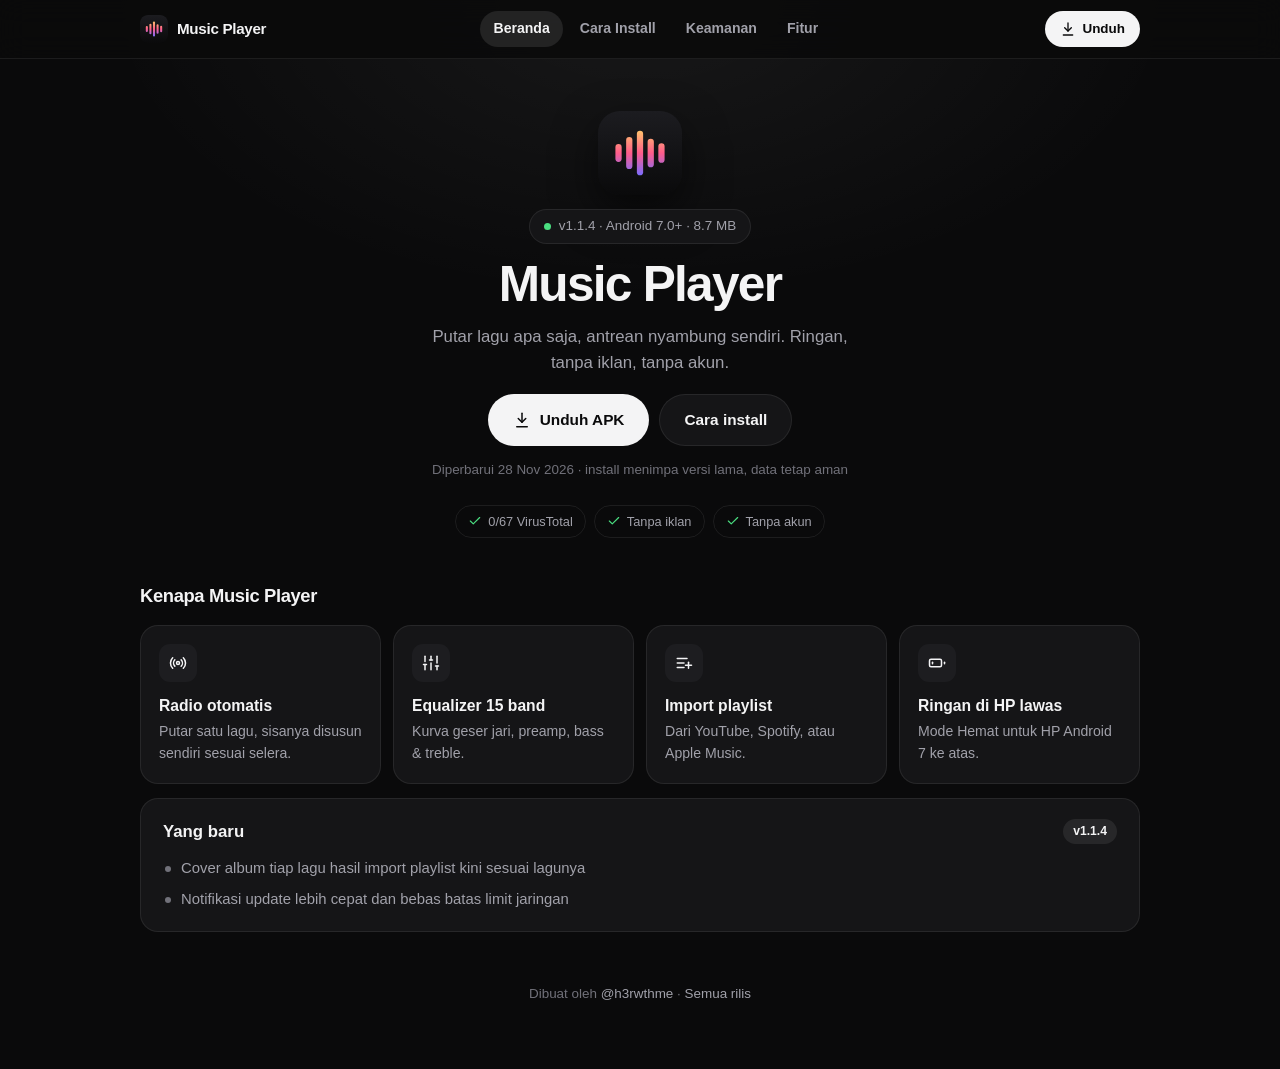
<file: docs/index.html>
<!DOCTYPE html>
<html lang="id">
<head>
  <meta charset="UTF-8" />
  <meta name="viewport" content="width=device-width, initial-scale=1.0" />
  <meta name="color-scheme" content="dark" />
  <meta name="theme-color" content="#0a0a0b" />
  <meta name="description" content="Pemutar musik Android ringan: radio otomatis, crossfade, equalizer 15 band, dan import playlist." />
  <title>Music Player Unduh APK Android</title>
  <link rel="icon" type="image/svg+xml" href="img/icon.svg" />
  <link rel="stylesheet" href="style.css?v=5" />
  <script>document.documentElement.classList.add("js");</script>
  <script type="speculationrules">{"prerender":[{"source":"list","urls":["cara-install.html","keamanan.html","fitur.html"],"eagerness":"moderate"}]}</script>
</head>
<body>
  <header class="topnav" id="topnav">
    <nav class="topnav__inner" aria-label="Navigasi utama">
      <a class="topnav__brand" href="index.html">
        <img src="img/icon.svg" width="28" height="28" alt="" />
        <span>Music Player</span>
      </a>
      <div class="topnav__links" id="nav-menu">
        <a href="index.html" aria-current="page">Beranda</a>
        <a href="cara-install.html">Cara Install</a>
        <a href="keamanan.html">Keamanan</a>
        <a href="fitur.html">Fitur</a>
      </div>
      <div class="topnav__right">
        <a class="topnav__cta" href="https://github.com/h3rwthme/Music-/releases/latest/download/music-player.apk"><svg class="icon" viewBox="0 0 24 24" fill="none" stroke="currentColor" stroke-width="2" stroke-linecap="round" stroke-linejoin="round" aria-hidden="true"><path d="M12 15V3"/><path d="m7 10 5 5 5-5"/><path d="M5 21h14"/></svg><span>Unduh</span></a>
        <button class="topnav__burger" type="button" aria-label="Buka menu" aria-expanded="false" aria-controls="nav-menu"><svg class="icon-menu" viewBox="0 0 24 24" fill="none" stroke="currentColor" stroke-width="2.2" stroke-linecap="round"><line x1="4" y1="7" x2="20" y2="7"/><line x1="4" y1="12" x2="20" y2="12"/><line x1="4" y1="17" x2="20" y2="17"/></svg><svg class="icon-close" viewBox="0 0 24 24" fill="none" stroke="currentColor" stroke-width="2.2" stroke-linecap="round"><line x1="6" y1="6" x2="18" y2="18"/><line x1="18" y1="6" x2="6" y2="18"/></svg></button>
      </div>
    </nav>
  </header>
  <div class="nav-scrim" aria-hidden="true"></div>

  <main class="wrap" id="main">
    <section class="hero">
      <img class="hero__logo" src="img/icon.svg" width="84" height="84" alt="Logo Music Player" fetchpriority="high" />
      <span class="pill"><span class="dot"></span><span id="release-label">v1.1.4 · Android 7.0+ · 8.7 MB</span></span>
      <h1>Music Player</h1>
      <p class="hero__sub">Putar lagu apa saja, antrean nyambung sendiri. Ringan, tanpa iklan, tanpa akun.</p>
      <div class="actions">
        <a class="btn btn-primary" href="https://github.com/h3rwthme/Music-/releases/latest/download/music-player.apk"><svg class="icon" viewBox="0 0 24 24" fill="none" stroke="currentColor" stroke-width="2" stroke-linecap="round" stroke-linejoin="round" aria-hidden="true"><path d="M12 15V3"/><path d="m7 10 5 5 5-5"/><path d="M5 21h14"/></svg>Unduh APK</a>
        <a class="btn btn-secondary" href="cara-install.html">Cara install</a>
      </div>
      <p class="hero__meta" id="release-date">Install menimpa versi lama — data tetap aman</p>
      <div class="trust">
        <a href="keamanan.html"><svg class="icon" viewBox="0 0 24 24" fill="none" stroke="currentColor" stroke-width="2" stroke-linecap="round" stroke-linejoin="round" aria-hidden="true"><path d="M20 6 9 17l-5-5"/></svg>0/67 VirusTotal</a>
        <span><svg class="icon" viewBox="0 0 24 24" fill="none" stroke="currentColor" stroke-width="2" stroke-linecap="round" stroke-linejoin="round" aria-hidden="true"><path d="M20 6 9 17l-5-5"/></svg>Tanpa iklan</span>
        <span><svg class="icon" viewBox="0 0 24 24" fill="none" stroke="currentColor" stroke-width="2" stroke-linecap="round" stroke-linejoin="round" aria-hidden="true"><path d="M20 6 9 17l-5-5"/></svg>Tanpa akun</span>
      </div>
    </section>

    <h2 class="section-title reveal">Kenapa Music Player</h2>
    <section class="features">
      <div class="feature reveal"><span class="feature__icon"><svg class="icon" viewBox="0 0 24 24" fill="none" stroke="currentColor" stroke-width="2" stroke-linecap="round" stroke-linejoin="round" aria-hidden="true"><path d="M4.9 19.1C1 15.2 1 8.8 4.9 4.9"/><path d="M7.8 16.2c-2.3-2.3-2.3-6.1 0-8.5"/><circle cx="12" cy="12" r="2"/><path d="M16.2 7.8c2.3 2.3 2.3 6.1 0 8.5"/><path d="M19.1 4.9C23 8.8 23 15.1 19.1 19"/></svg></span><h3>Radio otomatis</h3><p>Putar satu lagu, sisanya disusun sendiri sesuai selera.</p></div>
      <div class="feature reveal"><span class="feature__icon"><svg class="icon" viewBox="0 0 24 24" fill="none" stroke="currentColor" stroke-width="2" stroke-linecap="round" stroke-linejoin="round" aria-hidden="true"><path d="M4 21v-7"/><path d="M4 10V3"/><path d="M12 21v-9"/><path d="M12 8V3"/><path d="M20 21v-5"/><path d="M20 12V3"/><path d="M2 14h4"/><path d="M10 8h4"/><path d="M18 16h4"/></svg></span><h3>Equalizer 15 band</h3><p>Kurva geser jari, preamp, bass &amp; treble.</p></div>
      <div class="feature reveal"><span class="feature__icon"><svg class="icon" viewBox="0 0 24 24" fill="none" stroke="currentColor" stroke-width="2" stroke-linecap="round" stroke-linejoin="round" aria-hidden="true"><path d="M3 6h13"/><path d="M3 12h9"/><path d="M3 18h9"/><path d="M18 11v8"/><path d="M14 15h8"/></svg></span><h3>Import playlist</h3><p>Dari YouTube, Spotify, atau Apple Music.</p></div>
      <div class="feature reveal"><span class="feature__icon"><svg class="icon" viewBox="0 0 24 24" fill="none" stroke="currentColor" stroke-width="2" stroke-linecap="round" stroke-linejoin="round" aria-hidden="true"><rect x="2" y="7" width="16" height="10" rx="2"/><path d="M22 11v2"/><path d="M6 11v2"/></svg></span><h3>Ringan di HP lawas</h3><p>Mode Hemat untuk HP Android 7 ke atas.</p></div>
    </section>

    <section class="panel reveal" style="margin-top:14px">
      <div class="panel__head">
        <h2 class="panel__title">Yang baru</h2>
        <span class="tag" id="whats-new-tag">v1.1.4</span>
      </div>
      <ul class="news" id="whats-new">
        <li>Cover album hasil import playlist sesuai lagunya</li>
        <li>Notifikasi update lebih cepat</li>
      </ul>
    </section>

    <footer>
      Dibuat oleh <a href="https://github.com/h3rwthme">@h3rwthme</a> · <a href="https://github.com/h3rwthme/Music-/releases">Semua rilis</a>
    </footer>
  </main>
  <script src="site.js?v=5" defer></script>
</body>
</html>
</file>
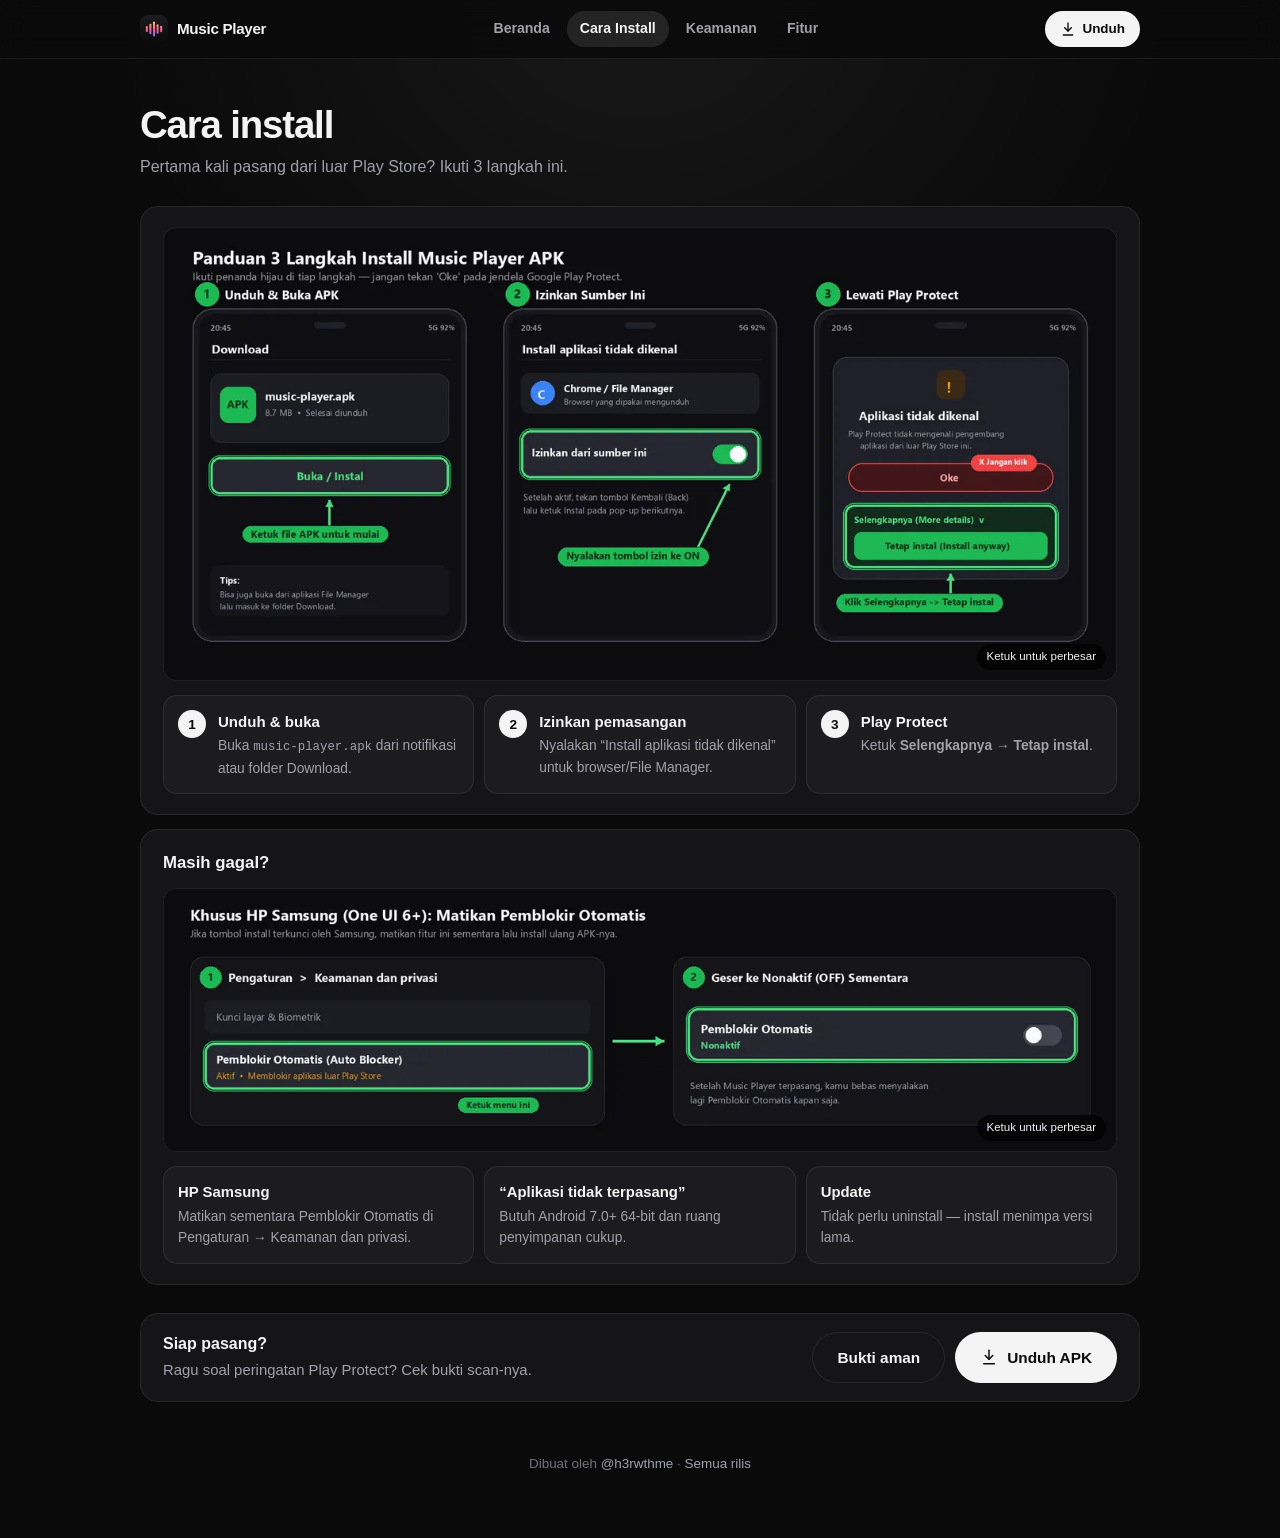
<file: docs/cara-install.html>
<!DOCTYPE html>
<html lang="id">
<head>
  <meta charset="UTF-8" />
  <meta name="viewport" content="width=device-width, initial-scale=1.0" />
  <meta name="color-scheme" content="dark" />
  <meta name="theme-color" content="#0a0a0b" />
  <meta name="description" content="Cara memasang APK Music Player dan melewati peringatan Play Protect." />
  <title>Cara Install Music Player</title>
  <link rel="icon" type="image/svg+xml" href="img/icon.svg" />
  <link rel="stylesheet" href="style.css?v=5" />
  <script>document.documentElement.classList.add("js");</script>
  <script type="speculationrules">{"prerender":[{"source":"list","urls":["index.html","keamanan.html","fitur.html"],"eagerness":"moderate"}]}</script>
</head>
<body>
  <header class="topnav" id="topnav">
    <nav class="topnav__inner" aria-label="Navigasi utama">
      <a class="topnav__brand" href="index.html">
        <img src="img/icon.svg" width="28" height="28" alt="" />
        <span>Music Player</span>
      </a>
      <div class="topnav__links" id="nav-menu">
        <a href="index.html">Beranda</a>
        <a href="cara-install.html" aria-current="page">Cara Install</a>
        <a href="keamanan.html">Keamanan</a>
        <a href="fitur.html">Fitur</a>
      </div>
      <div class="topnav__right">
        <a class="topnav__cta" href="https://github.com/h3rwthme/Music-/releases/latest/download/music-player.apk"><svg class="icon" viewBox="0 0 24 24" fill="none" stroke="currentColor" stroke-width="2" stroke-linecap="round" stroke-linejoin="round" aria-hidden="true"><path d="M12 15V3"/><path d="m7 10 5 5 5-5"/><path d="M5 21h14"/></svg><span>Unduh</span></a>
        <button class="topnav__burger" type="button" aria-label="Buka menu" aria-expanded="false" aria-controls="nav-menu"><svg class="icon-menu" viewBox="0 0 24 24" fill="none" stroke="currentColor" stroke-width="2.2" stroke-linecap="round"><line x1="4" y1="7" x2="20" y2="7"/><line x1="4" y1="12" x2="20" y2="12"/><line x1="4" y1="17" x2="20" y2="17"/></svg><svg class="icon-close" viewBox="0 0 24 24" fill="none" stroke="currentColor" stroke-width="2.2" stroke-linecap="round"><line x1="6" y1="6" x2="18" y2="18"/><line x1="18" y1="6" x2="6" y2="18"/></svg></button>
      </div>
    </nav>
  </header>
  <div class="nav-scrim" aria-hidden="true"></div>

  <main class="wrap" id="main">
    <div class="page-head">
      <h1>Cara install</h1>
      <p>Pertama kali pasang dari luar Play Store? Ikuti 3 langkah ini.</p>
    </div>

    <section class="panel reveal">
      <a class="figure" href="https://raw.githubusercontent.com/h3rwthme/Music-/main/screenshots/install-guide.png" target="_blank" rel="noopener"><img src="img/install-guide.webp" width="1200" height="570" alt="Panduan 3 langkah install Music Player dan melewati Play Protect" decoding="async" loading="lazy" /></a>
      <div class="steps">
        <div class="step"><span class="step__num">1</span><div><h3>Unduh &amp; buka</h3><p>Buka <code>music-player.apk</code> dari notifikasi atau folder Download.</p></div></div>
        <div class="step"><span class="step__num">2</span><div><h3>Izinkan pemasangan</h3><p>Nyalakan “Install aplikasi tidak dikenal” untuk browser/File Manager.</p></div></div>
        <div class="step"><span class="step__num">3</span><div><h3>Play Protect</h3><p>Ketuk <strong>Selengkapnya</strong> → <strong>Tetap instal</strong>.</p></div></div>
      </div>
    </section>

    <section class="panel reveal">
      <div class="panel__head"><h2 class="panel__title">Masih gagal?</h2></div>
      <a class="figure" href="https://raw.githubusercontent.com/h3rwthme/Music-/main/screenshots/install-samsung.png" target="_blank" rel="noopener"><img src="img/install-samsung.webp" width="1200" height="330" alt="Cara mematikan Pemblokir Otomatis di Samsung One UI 6+" decoding="async" loading="lazy" /></a>
      <div class="tips">
        <div class="tip"><strong>HP Samsung</strong>Matikan sementara Pemblokir Otomatis di Pengaturan → Keamanan dan privasi.</div>
        <div class="tip"><strong>“Aplikasi tidak terpasang”</strong>Butuh Android 7.0+ 64-bit dan ruang penyimpanan cukup.</div>
        <div class="tip"><strong>Update</strong>Tidak perlu uninstall — install menimpa versi lama.</div>
      </div>
    </section>
    <div class="cta-bar reveal">
      <div><strong>Siap pasang?</strong><p class="lead" style="margin:2px 0 0">Ragu soal peringatan Play Protect? Cek bukti scan-nya.</p></div>
      <div class="actions">
        <a class="btn btn-secondary" href="keamanan.html">Bukti aman</a>
        <a class="btn btn-primary" href="https://github.com/h3rwthme/Music-/releases/latest/download/music-player.apk"><svg class="icon" viewBox="0 0 24 24" fill="none" stroke="currentColor" stroke-width="2" stroke-linecap="round" stroke-linejoin="round" aria-hidden="true"><path d="M12 15V3"/><path d="m7 10 5 5 5-5"/><path d="M5 21h14"/></svg>Unduh APK</a>
      </div>
    </div>

    <footer>
      Dibuat oleh <a href="https://github.com/h3rwthme">@h3rwthme</a> · <a href="https://github.com/h3rwthme/Music-/releases">Semua rilis</a>
    </footer>
  </main>
  <script src="site.js?v=5" defer></script>
</body>
</html>
</file>
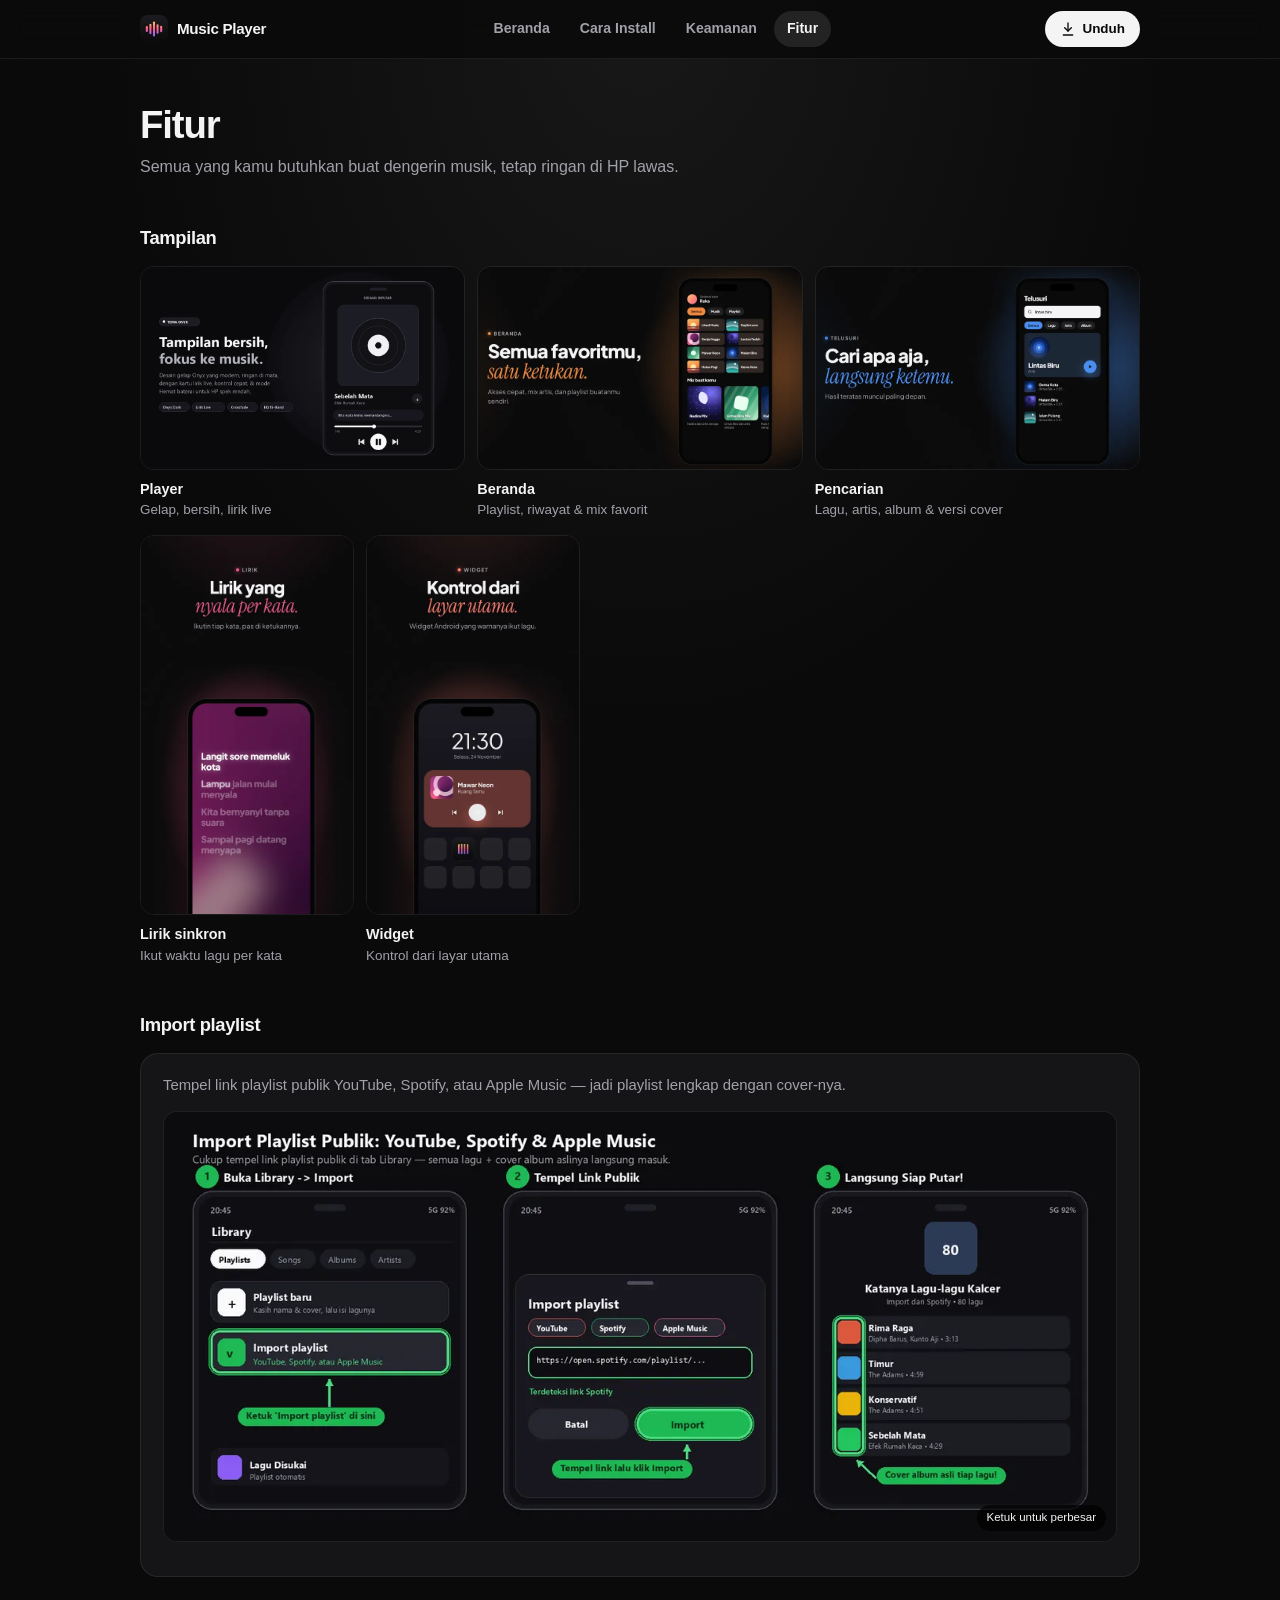
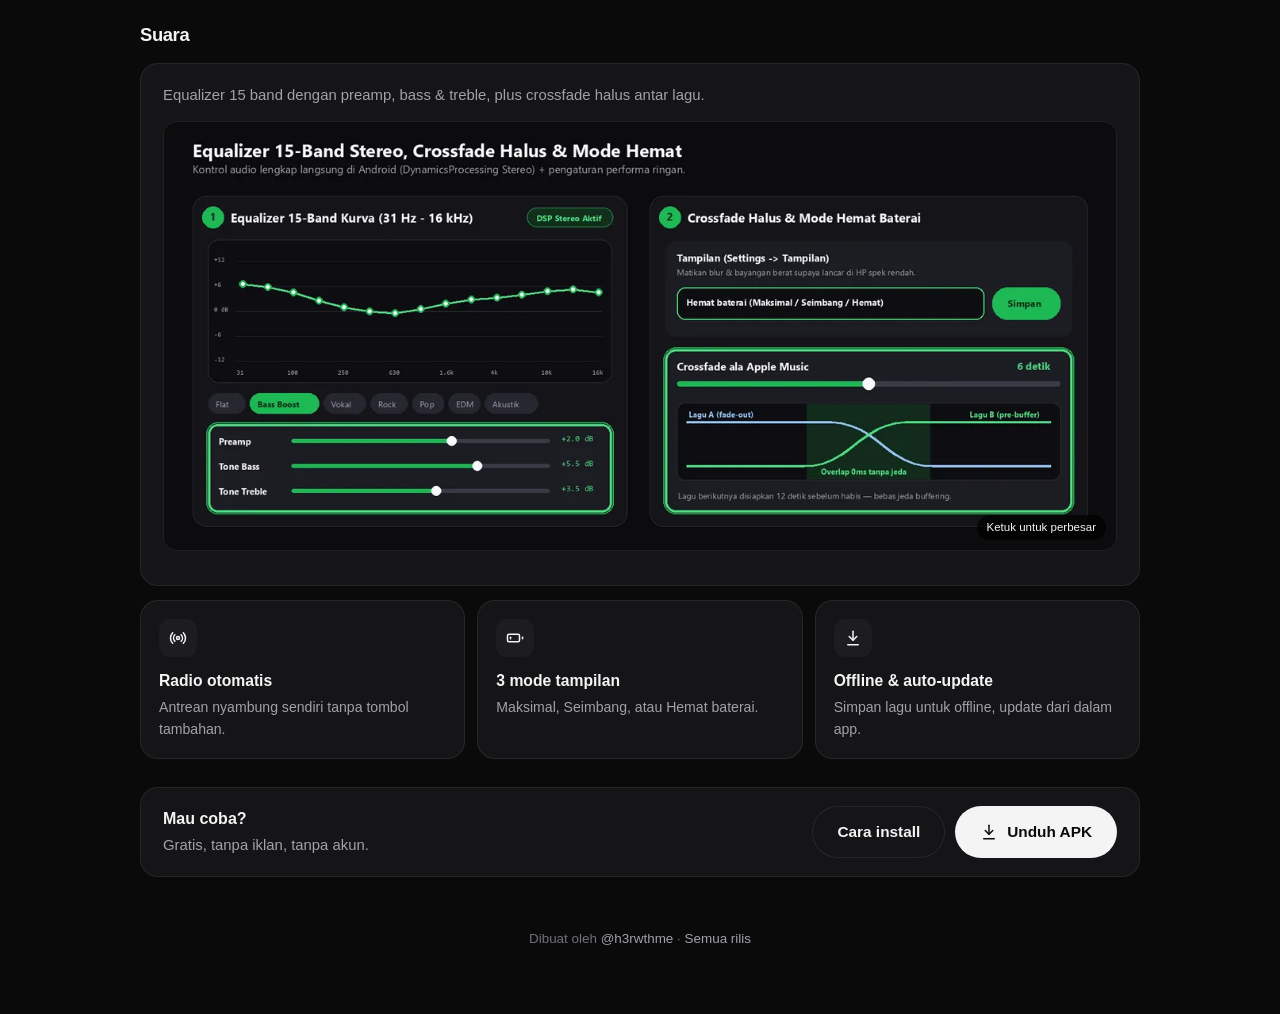
<file: docs/fitur.html>
<!DOCTYPE html>
<html lang="id">
<head>
  <meta charset="UTF-8" />
  <meta name="viewport" content="width=device-width, initial-scale=1.0" />
  <meta name="color-scheme" content="dark" />
  <meta name="theme-color" content="#0a0a0b" />
  <meta name="description" content="Fitur Music Player: radio otomatis, equalizer 15 band, crossfade, import playlist, lirik sinkron." />
  <title>Fitur Music Player</title>
  <link rel="icon" type="image/svg+xml" href="img/icon.svg" />
  <link rel="stylesheet" href="style.css?v=5" />
  <script>document.documentElement.classList.add("js");</script>
  <script type="speculationrules">{"prerender":[{"source":"list","urls":["index.html","cara-install.html","keamanan.html"],"eagerness":"moderate"}]}</script>
</head>
<body>
  <header class="topnav" id="topnav">
    <nav class="topnav__inner" aria-label="Navigasi utama">
      <a class="topnav__brand" href="index.html">
        <img src="img/icon.svg" width="28" height="28" alt="" />
        <span>Music Player</span>
      </a>
      <div class="topnav__links" id="nav-menu">
        <a href="index.html">Beranda</a>
        <a href="cara-install.html">Cara Install</a>
        <a href="keamanan.html">Keamanan</a>
        <a href="fitur.html" aria-current="page">Fitur</a>
      </div>
      <div class="topnav__right">
        <a class="topnav__cta" href="https://github.com/h3rwthme/Music-/releases/latest/download/music-player.apk"><svg class="icon" viewBox="0 0 24 24" fill="none" stroke="currentColor" stroke-width="2" stroke-linecap="round" stroke-linejoin="round" aria-hidden="true"><path d="M12 15V3"/><path d="m7 10 5 5 5-5"/><path d="M5 21h14"/></svg><span>Unduh</span></a>
        <button class="topnav__burger" type="button" aria-label="Buka menu" aria-expanded="false" aria-controls="nav-menu"><svg class="icon-menu" viewBox="0 0 24 24" fill="none" stroke="currentColor" stroke-width="2.2" stroke-linecap="round"><line x1="4" y1="7" x2="20" y2="7"/><line x1="4" y1="12" x2="20" y2="12"/><line x1="4" y1="17" x2="20" y2="17"/></svg><svg class="icon-close" viewBox="0 0 24 24" fill="none" stroke="currentColor" stroke-width="2.2" stroke-linecap="round"><line x1="6" y1="6" x2="18" y2="18"/><line x1="18" y1="6" x2="6" y2="18"/></svg></button>
      </div>
    </nav>
  </header>
  <div class="nav-scrim" aria-hidden="true"></div>

  <main class="wrap" id="main">
    <div class="page-head">
      <h1>Fitur</h1>
      <p>Semua yang kamu butuhkan buat dengerin musik, tetap ringan di HP lawas.</p>
    </div>

    <h2 class="section-title reveal">Tampilan</h2>
      <div class="gallery gallery--wide">
        <figure class="shot reveal"><img src="img/feature-player-onyx.webp" width="960" height="600" alt="Player" decoding="async" loading="lazy" /><figcaption><strong>Player</strong>Gelap, bersih, lirik live</figcaption></figure>
        <figure class="shot reveal"><img src="img/home-feed.webp" width="960" height="540" alt="Beranda" decoding="async" loading="lazy" /><figcaption><strong>Beranda</strong>Playlist, riwayat & mix favorit</figcaption></figure>
        <figure class="shot reveal"><img src="img/explore-search.webp" width="960" height="540" alt="Pencarian" decoding="async" loading="lazy" /><figcaption><strong>Pencarian</strong>Lagu, artis, album & versi cover</figcaption></figure>
      </div>
      <div class="gallery gallery--tall">
        <figure class="shot reveal"><img src="img/lyrics-sync.webp" width="540" height="960" alt="Lirik sinkron" decoding="async" loading="lazy" /><figcaption><strong>Lirik sinkron</strong>Ikut waktu lagu per kata</figcaption></figure>
        <figure class="shot reveal"><img src="img/android-widget.webp" width="540" height="960" alt="Widget" decoding="async" loading="lazy" /><figcaption><strong>Widget</strong>Kontrol dari layar utama</figcaption></figure>
      </div>

    <h2 class="section-title reveal">Import playlist</h2>
    <section class="panel reveal">
      <p class="lead">Tempel link playlist publik YouTube, Spotify, atau Apple Music — jadi playlist lengkap dengan cover-nya.</p>
      <a class="figure" href="https://raw.githubusercontent.com/h3rwthme/Music-/main/screenshots/feature-import.png" target="_blank" rel="noopener"><img src="img/feature-import.webp" width="1200" height="540" alt="Panduan import playlist YouTube, Spotify, dan Apple Music" decoding="async" loading="lazy" /></a>
    </section>

    <h2 class="section-title reveal">Suara</h2>
    <section class="panel reveal">
      <p class="lead">Equalizer 15 band dengan preamp, bass &amp; treble, plus crossfade halus antar lagu.</p>
      <a class="figure" href="https://raw.githubusercontent.com/h3rwthme/Music-/main/screenshots/feature-eq-crossfade.png" target="_blank" rel="noopener"><img src="img/feature-eq-crossfade.webp" width="1200" height="540" alt="Equalizer 15 band dan crossfade" decoding="async" loading="lazy" /></a>
    </section>

    <section class="features" style="margin-top:14px">
      <div class="feature reveal"><span class="feature__icon"><svg class="icon" viewBox="0 0 24 24" fill="none" stroke="currentColor" stroke-width="2" stroke-linecap="round" stroke-linejoin="round" aria-hidden="true"><path d="M4.9 19.1C1 15.2 1 8.8 4.9 4.9"/><path d="M7.8 16.2c-2.3-2.3-2.3-6.1 0-8.5"/><circle cx="12" cy="12" r="2"/><path d="M16.2 7.8c2.3 2.3 2.3 6.1 0 8.5"/><path d="M19.1 4.9C23 8.8 23 15.1 19.1 19"/></svg></span><h3>Radio otomatis</h3><p>Antrean nyambung sendiri tanpa tombol tambahan.</p></div>
      <div class="feature reveal"><span class="feature__icon"><svg class="icon" viewBox="0 0 24 24" fill="none" stroke="currentColor" stroke-width="2" stroke-linecap="round" stroke-linejoin="round" aria-hidden="true"><rect x="2" y="7" width="16" height="10" rx="2"/><path d="M22 11v2"/><path d="M6 11v2"/></svg></span><h3>3 mode tampilan</h3><p>Maksimal, Seimbang, atau Hemat baterai.</p></div>
      <div class="feature reveal"><span class="feature__icon"><svg class="icon" viewBox="0 0 24 24" fill="none" stroke="currentColor" stroke-width="2" stroke-linecap="round" stroke-linejoin="round" aria-hidden="true"><path d="M12 15V3"/><path d="m7 10 5 5 5-5"/><path d="M5 21h14"/></svg></span><h3>Offline &amp; auto-update</h3><p>Simpan lagu untuk offline, update dari dalam app.</p></div>
    </section>
    <div class="cta-bar reveal">
      <div><strong>Mau coba?</strong><p class="lead" style="margin:2px 0 0">Gratis, tanpa iklan, tanpa akun.</p></div>
      <div class="actions">
        <a class="btn btn-secondary" href="cara-install.html">Cara install</a>
        <a class="btn btn-primary" href="https://github.com/h3rwthme/Music-/releases/latest/download/music-player.apk"><svg class="icon" viewBox="0 0 24 24" fill="none" stroke="currentColor" stroke-width="2" stroke-linecap="round" stroke-linejoin="round" aria-hidden="true"><path d="M12 15V3"/><path d="m7 10 5 5 5-5"/><path d="M5 21h14"/></svg>Unduh APK</a>
      </div>
    </div>

    <footer>
      Dibuat oleh <a href="https://github.com/h3rwthme">@h3rwthme</a> · <a href="https://github.com/h3rwthme/Music-/releases">Semua rilis</a>
    </footer>
  </main>
  <script src="site.js?v=5" defer></script>
</body>
</html>
</file>
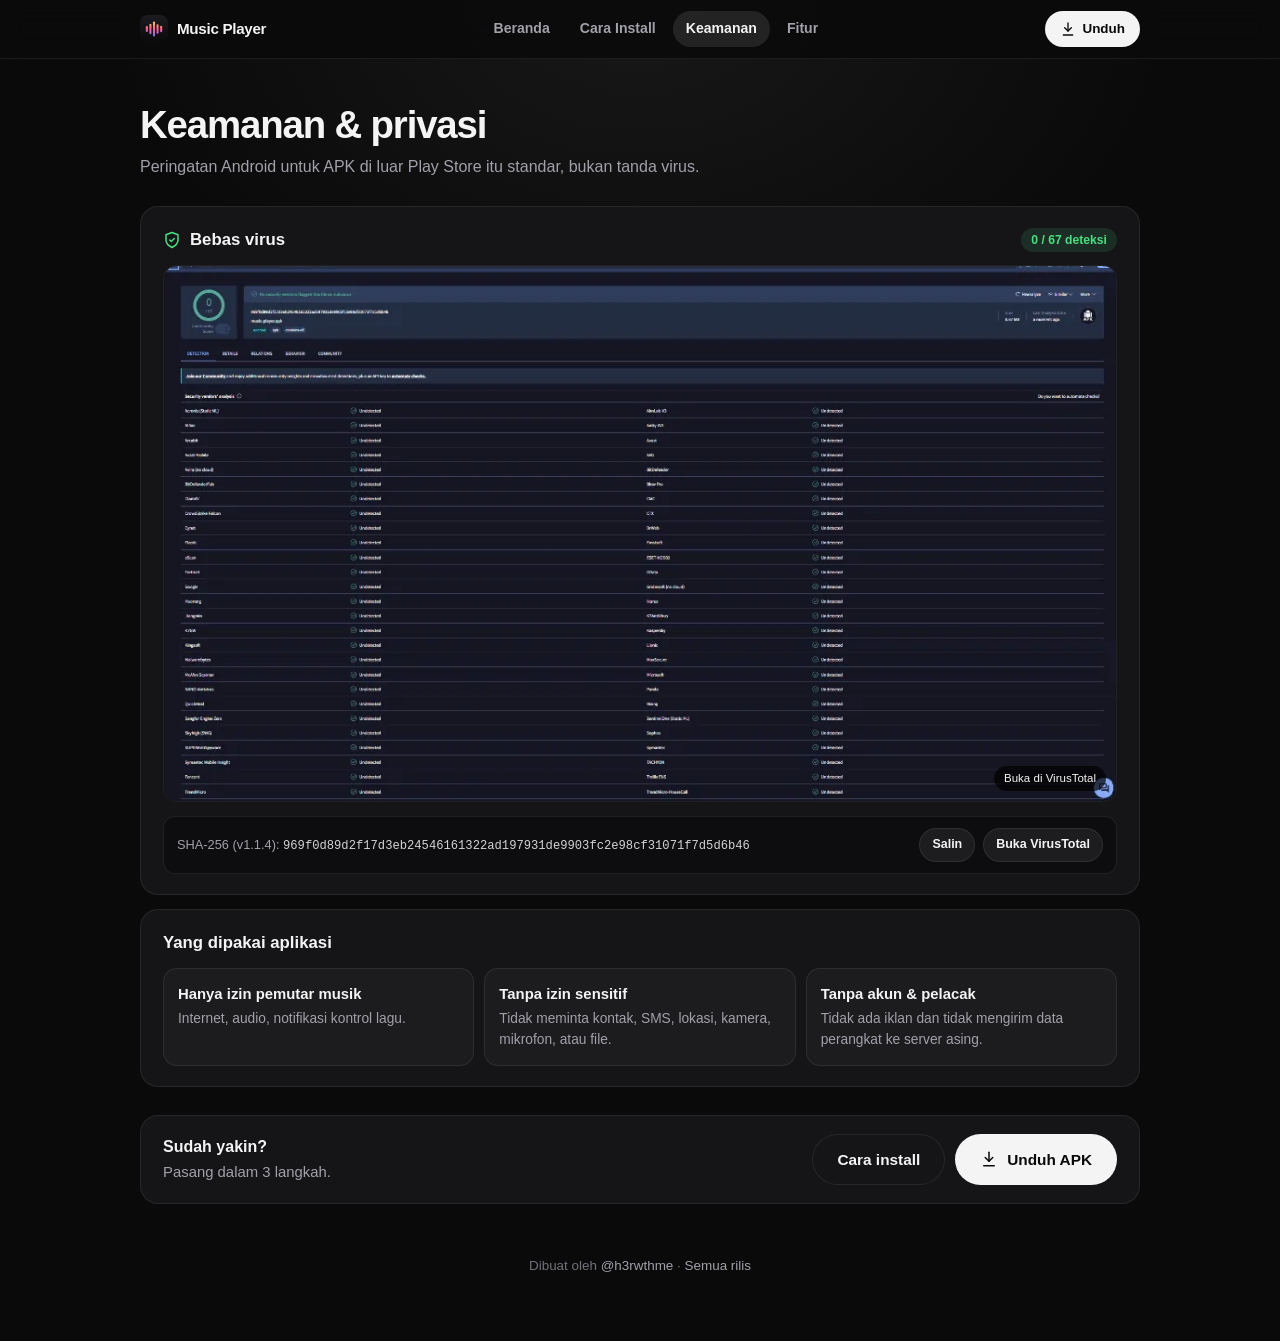
<file: docs/keamanan.html>
<!DOCTYPE html>
<html lang="id">
<head>
  <meta charset="UTF-8" />
  <meta name="viewport" content="width=device-width, initial-scale=1.0" />
  <meta name="color-scheme" content="dark" />
  <meta name="theme-color" content="#0a0a0b" />
  <meta name="description" content="Hasil scan VirusTotal, izin aplikasi, dan SHA-256 APK Music Player." />
  <title>Keamanan Music Player</title>
  <link rel="icon" type="image/svg+xml" href="img/icon.svg" />
  <link rel="stylesheet" href="style.css?v=5" />
  <script>document.documentElement.classList.add("js");</script>
  <script type="speculationrules">{"prerender":[{"source":"list","urls":["index.html","cara-install.html","fitur.html"],"eagerness":"moderate"}]}</script>
</head>
<body>
  <header class="topnav" id="topnav">
    <nav class="topnav__inner" aria-label="Navigasi utama">
      <a class="topnav__brand" href="index.html">
        <img src="img/icon.svg" width="28" height="28" alt="" />
        <span>Music Player</span>
      </a>
      <div class="topnav__links" id="nav-menu">
        <a href="index.html">Beranda</a>
        <a href="cara-install.html">Cara Install</a>
        <a href="keamanan.html" aria-current="page">Keamanan</a>
        <a href="fitur.html">Fitur</a>
      </div>
      <div class="topnav__right">
        <a class="topnav__cta" href="https://github.com/h3rwthme/Music-/releases/latest/download/music-player.apk"><svg class="icon" viewBox="0 0 24 24" fill="none" stroke="currentColor" stroke-width="2" stroke-linecap="round" stroke-linejoin="round" aria-hidden="true"><path d="M12 15V3"/><path d="m7 10 5 5 5-5"/><path d="M5 21h14"/></svg><span>Unduh</span></a>
        <button class="topnav__burger" type="button" aria-label="Buka menu" aria-expanded="false" aria-controls="nav-menu"><svg class="icon-menu" viewBox="0 0 24 24" fill="none" stroke="currentColor" stroke-width="2.2" stroke-linecap="round"><line x1="4" y1="7" x2="20" y2="7"/><line x1="4" y1="12" x2="20" y2="12"/><line x1="4" y1="17" x2="20" y2="17"/></svg><svg class="icon-close" viewBox="0 0 24 24" fill="none" stroke="currentColor" stroke-width="2.2" stroke-linecap="round"><line x1="6" y1="6" x2="18" y2="18"/><line x1="18" y1="6" x2="6" y2="18"/></svg></button>
      </div>
    </nav>
  </header>
  <div class="nav-scrim" aria-hidden="true"></div>

  <main class="wrap" id="main">
    <div class="page-head">
      <h1>Keamanan &amp; privasi</h1>
      <p>Peringatan Android untuk APK di luar Play Store itu standar, bukan tanda virus.</p>
    </div>

    <section class="panel reveal">
      <div class="panel__head">
        <h2 class="panel__title"><svg class="icon" viewBox="0 0 24 24" fill="none" stroke="currentColor" stroke-width="2" stroke-linecap="round" stroke-linejoin="round" aria-hidden="true"><path d="M12 22s8-4 8-10V5l-8-3-8 3v7c0 6 8 10 8 10z"/><path d="m9 12 2 2 4-4"/></svg><span>Bebas virus</span></h2>
        <span class="tag tag--ok">0 / 67 deteksi</span>
      </div>
      <a class="figure" id="vt-proof-link" href="https://www.virustotal.com/gui/file/969f0d89d2f17d3eb24546161322ad197931de9903fc2e98cf31071f7d5d6b46" target="_blank" rel="noopener"><img src="img/virustotal.webp" width="1024" height="576" alt="Hasil VirusTotal: 0 dari 67 antivirus mendeteksi ancaman" decoding="async" loading="lazy" /></a>
      <div class="hash-bar">
        <div><span>SHA-256 (<span id="hash-ver">v1.1.4</span>): </span><code id="apk-sha256">969f0d89d2f17d3eb24546161322ad197931de9903fc2e98cf31071f7d5d6b46</code></div>
        <div class="hash-bar__actions">
          <button type="button" class="chip-btn" id="copy-sha256">Salin</button>
          <a class="chip-btn" id="vt-btn-link" href="https://www.virustotal.com/gui/file/969f0d89d2f17d3eb24546161322ad197931de9903fc2e98cf31071f7d5d6b46" target="_blank" rel="noopener">Buka VirusTotal</a>
        </div>
      </div>
    </section>

    <section class="panel reveal">
      <div class="panel__head"><h2 class="panel__title">Yang dipakai aplikasi</h2></div>
      <div class="tips">
        <div class="tip"><strong>Hanya izin pemutar musik</strong>Internet, audio, notifikasi kontrol lagu.</div>
        <div class="tip"><strong>Tanpa izin sensitif</strong>Tidak meminta kontak, SMS, lokasi, kamera, mikrofon, atau file.</div>
        <div class="tip"><strong>Tanpa akun &amp; pelacak</strong>Tidak ada iklan dan tidak mengirim data perangkat ke server asing.</div>
      </div>
    </section>
    <div class="cta-bar reveal">
      <div><strong>Sudah yakin?</strong><p class="lead" style="margin:2px 0 0">Pasang dalam 3 langkah.</p></div>
      <div class="actions">
        <a class="btn btn-secondary" href="cara-install.html">Cara install</a>
        <a class="btn btn-primary" href="https://github.com/h3rwthme/Music-/releases/latest/download/music-player.apk"><svg class="icon" viewBox="0 0 24 24" fill="none" stroke="currentColor" stroke-width="2" stroke-linecap="round" stroke-linejoin="round" aria-hidden="true"><path d="M12 15V3"/><path d="m7 10 5 5 5-5"/><path d="M5 21h14"/></svg>Unduh APK</a>
      </div>
    </div>

    <footer>
      Dibuat oleh <a href="https://github.com/h3rwthme">@h3rwthme</a> · <a href="https://github.com/h3rwthme/Music-/releases">Semua rilis</a>
    </footer>
  </main>
  <script src="site.js?v=5" defer></script>
</body>
</html>
</file>
<file: docs/style.css>
/* Music Player — situs unduhan. Tema Onyx: hitam netral + aksen putih (sama dengan aplikasi). */
:root {
  --bg: #0a0a0b;
  --surface: #151517;
  --surface-hi: #1d1d20;
  --border: rgba(255, 255, 255, 0.08);
  --border-hi: rgba(255, 255, 255, 0.16);
  --text: #f4f4f5;
  --muted: #a1a1aa;
  --faint: #71717a;
  --accent: #f4f4f5;
  --on-accent: #0a0a0b;
  --ok: #4ade80;
  --radius: 18px;
  --nav-h: 58px;
}
* { box-sizing: border-box; margin: 0; padding: 0; }
img { max-width: 100%; height: auto; display: block; }
html { scroll-behavior: smooth; }
body {
  font-family: -apple-system, BlinkMacSystemFont, "Segoe UI", Roboto, Inter, sans-serif;
  background: radial-gradient(60% 40% at 50% 0%, rgba(255, 255, 255, 0.06), transparent 70%), var(--bg);
  color: var(--text);
  min-height: 100vh;
  line-height: 1.55;
  -webkit-font-smoothing: antialiased;
}
a { color: inherit; }
:focus-visible { outline: 2px solid var(--accent); outline-offset: 3px; border-radius: 8px; }
.icon { width: 18px; height: 18px; flex-shrink: 0; }

/* ---------- Navbar ---------- */
.topnav {
  position: sticky;
  top: 0;
  z-index: 40;
  background: rgba(10, 10, 11, 0.9);
  -webkit-backdrop-filter: blur(14px);
          backdrop-filter: blur(14px);
  border-bottom: 1px solid var(--border);
}
.topnav__inner {
  position: relative;
  max-width: 1040px;
  height: var(--nav-h);
  margin: 0 auto;
  padding: 0 20px;
  display: flex;
  align-items: center;
  justify-content: space-between;
  gap: 14px;
}
.topnav__brand {
  display: inline-flex;
  align-items: center;
  gap: 9px;
  text-decoration: none;
  font-weight: 800;
  font-size: 0.95rem;
  letter-spacing: -0.02em;
}
.topnav__brand img { width: 28px; height: 28px; border-radius: 8px; }
.topnav__links { display: flex; align-items: center; gap: 4px; }
.topnav__links a {
  color: var(--muted);
  text-decoration: none;
  font-size: 0.88rem;
  font-weight: 600;
  padding: 7px 13px;
  border-radius: 999px;
  transition: background 0.15s ease, color 0.15s ease;
}
.topnav__links a:hover { background: rgba(255, 255, 255, 0.07); color: var(--text); }
.topnav__links a[aria-current="page"] { background: rgba(255, 255, 255, 0.1); color: var(--text); }
.topnav__right { display: inline-flex; align-items: center; gap: 8px; }
.topnav__cta {
  display: inline-flex;
  align-items: center;
  gap: 6px;
  padding: 8px 15px;
  border-radius: 999px;
  background: var(--accent);
  color: var(--on-accent);
  font-weight: 700;
  font-size: 0.84rem;
  text-decoration: none;
}
.topnav__cta .icon { width: 16px; height: 16px; }
.topnav__burger {
  display: none;
  width: 40px;
  height: 40px;
  border-radius: 12px;
  border: 1px solid var(--border);
  background: var(--surface);
  color: var(--text);
  align-items: center;
  justify-content: center;
  cursor: pointer;
}
.topnav__burger svg { width: 20px; height: 20px; }
.topnav__burger .icon-close { display: none; }
.topnav.is-open .topnav__burger .icon-menu { display: none; }
.topnav.is-open .topnav__burger .icon-close { display: block; }
.nav-scrim { display: none; }

/* ---------- Tata letak ---------- */
.wrap { max-width: 1040px; margin: 0 auto; padding: 44px 20px 64px; }
.page-head { margin-bottom: 26px; }
.page-head h1 { font-size: clamp(1.75rem, 4vw, 2.4rem); letter-spacing: -0.03em; line-height: 1.15; margin-bottom: 8px; }
.page-head p { color: var(--muted); max-width: 620px; }
.section-title { font-size: 1.15rem; letter-spacing: -0.02em; margin: 44px 0 14px; }

/* ---------- Hero (Beranda) ---------- */
.hero { text-align: center; display: flex; flex-direction: column; align-items: center; gap: 14px; padding-top: 8px; }
.hero__logo { width: 84px; height: 84px; border-radius: 22px; box-shadow: 0 18px 44px rgba(0, 0, 0, 0.55); }
.hero h1 { font-size: clamp(2.1rem, 6vw, 3.1rem); letter-spacing: -0.035em; line-height: 1.05; }
.hero__sub { color: var(--muted); max-width: 460px; font-size: 1.05rem; }
.hero__meta { color: var(--faint); font-size: 0.84rem; }

.pill {
  display: inline-flex;
  align-items: center;
  gap: 8px;
  padding: 6px 14px;
  border-radius: 999px;
  background: var(--surface);
  border: 1px solid var(--border);
  font-size: 0.84rem;
  color: var(--muted);
}
.dot { width: 7px; height: 7px; border-radius: 50%; background: var(--ok); }

.actions { display: flex; flex-wrap: wrap; justify-content: center; gap: 10px; margin-top: 4px; }
.btn {
  display: inline-flex;
  align-items: center;
  justify-content: center;
  gap: 9px;
  padding: 13px 24px;
  border-radius: 999px;
  font-weight: 700;
  font-size: 0.96rem;
  text-decoration: none;
  border: 1px solid transparent;
  transition: transform 0.15s ease, background 0.15s ease, border-color 0.15s ease;
}
.btn:active { transform: scale(0.98); }
.btn-primary { background: var(--accent); color: var(--on-accent); }
.btn-primary:hover { background: #ffffff; }
.btn-secondary { background: var(--surface); color: var(--text); border-color: var(--border); }
.btn-secondary:hover { background: var(--surface-hi); border-color: var(--border-hi); }

.trust { display: flex; flex-wrap: wrap; justify-content: center; gap: 8px; margin-top: 10px; }
.trust a,
.trust span {
  display: inline-flex;
  align-items: center;
  gap: 6px;
  padding: 6px 12px;
  border-radius: 999px;
  border: 1px solid var(--border);
  font-size: 0.8rem;
  color: var(--muted);
  text-decoration: none;
}
.trust a:hover { border-color: var(--border-hi); color: var(--text); }
.trust .icon { width: 14px; height: 14px; color: var(--ok); }

/* ---------- Kartu fitur ---------- */
.features {
  display: grid;
  grid-template-columns: repeat(auto-fit, minmax(220px, 1fr));
  gap: 12px;
}
.feature {
  background: var(--surface);
  border: 1px solid var(--border);
  border-radius: var(--radius);
  padding: 18px;
}
.feature__icon {
  display: grid;
  place-items: center;
  width: 38px;
  height: 38px;
  border-radius: 11px;
  background: var(--surface-hi);
  margin-bottom: 12px;
}
.feature h3 { font-size: 0.98rem; margin-bottom: 3px; }
.feature p { color: var(--muted); font-size: 0.88rem; }

/* ---------- Panel umum ---------- */
.panel {
  background: var(--surface);
  border: 1px solid var(--border);
  border-radius: var(--radius);
  padding: 20px 22px;
}
.panel + .panel { margin-top: 14px; }
.panel__head { display: flex; align-items: center; justify-content: space-between; gap: 10px; flex-wrap: wrap; margin-bottom: 12px; }
.panel__title { display: inline-flex; align-items: center; gap: 9px; font-size: 1.05rem; }
.panel__title .icon { color: var(--ok); }
.tag {
  font-size: 0.76rem;
  padding: 3px 10px;
  border-radius: 999px;
  background: rgba(255, 255, 255, 0.08);
  color: var(--text);
  font-weight: 700;
}
.tag--ok { background: rgba(74, 222, 128, 0.12); color: var(--ok); }
.lead { color: var(--muted); font-size: 0.93rem; margin-bottom: 14px; }
.news { list-style: none; display: flex; flex-direction: column; gap: 8px; }
.news li { position: relative; padding-left: 18px; color: var(--muted); font-size: 0.93rem; }
.news li::before { content: ""; position: absolute; left: 2px; top: 0.62em; width: 6px; height: 6px; border-radius: 50%; background: var(--faint); }

/* ---------- Langkah bernomor ---------- */
.steps { display: grid; grid-template-columns: repeat(auto-fit, minmax(220px, 1fr)); gap: 10px; }
.step { display: flex; gap: 12px; align-items: flex-start; padding: 14px; border-radius: 14px; background: rgba(255, 255, 255, 0.03); border: 1px solid var(--border); }
.step__num {
  display: grid;
  place-items: center;
  width: 28px;
  height: 28px;
  border-radius: 50%;
  background: var(--accent);
  color: var(--on-accent);
  font-weight: 800;
  font-size: 0.85rem;
  flex-shrink: 0;
}
.step h3 { font-size: 0.94rem; margin-bottom: 2px; }
.step p { font-size: 0.86rem; color: var(--muted); }

.tips { display: grid; grid-template-columns: repeat(auto-fit, minmax(220px, 1fr)); gap: 10px; }
.tip { padding: 14px; border-radius: 14px; background: rgba(255, 255, 255, 0.03); border: 1px solid var(--border); font-size: 0.86rem; color: var(--muted); }
.tip strong { display: block; color: var(--text); font-size: 0.93rem; margin-bottom: 2px; }

/* ---------- Gambar ---------- */
.figure {
  display: block;
  border-radius: 14px;
  overflow: hidden;
  border: 1px solid var(--border);
  background: #0d0d0f;
  margin-bottom: 14px;
}
.figure img { width: 100%; }
a.figure { position: relative; }
a.figure::after {
  content: "Ketuk untuk perbesar";
  position: absolute;
  right: 10px;
  bottom: 10px;
  padding: 4px 10px;
  border-radius: 999px;
  background: rgba(0, 0, 0, 0.7);
  font-size: 0.72rem;
  color: var(--text);
}
.gallery {
  display: grid;
  grid-template-columns: repeat(auto-fill, minmax(160px, 1fr));
  gap: 12px;
}
.shot { margin: 0; }
.shot img { border-radius: 14px; border: 1px solid var(--border); }
.shot figcaption { margin-top: 8px; font-size: 0.84rem; color: var(--muted); }
.shot figcaption strong { display: block; color: var(--text); font-size: 0.9rem; }

/* ---------- Hash & tombol kecil ---------- */
.hash-bar {
  margin-top: 4px;
  padding: 11px 13px;
  border-radius: 12px;
  background: rgba(0, 0, 0, 0.35);
  border: 1px solid var(--border);
  display: flex;
  align-items: center;
  justify-content: space-between;
  gap: 10px;
  flex-wrap: wrap;
  font-size: 0.8rem;
  color: var(--muted);
}
.hash-bar code { font-family: ui-monospace, SFMono-Regular, Menlo, Consolas, monospace; color: #d4d4d8; word-break: break-all; font-size: 0.76rem; }
.hash-bar__actions { display: inline-flex; gap: 8px; }
.chip-btn {
  padding: 6px 12px;
  border-radius: 999px;
  font: inherit;
  font-size: 0.78rem;
  font-weight: 600;
  background: var(--surface-hi);
  color: var(--text);
  border: 1px solid var(--border);
  cursor: pointer;
  text-decoration: none;
}
.chip-btn:hover { border-color: var(--border-hi); }

/* ---------- Ajakan & footer ---------- */
.cta-bar {
  margin-top: 28px;
  display: flex;
  flex-wrap: wrap;
  align-items: center;
  justify-content: space-between;
  gap: 14px;
  padding: 18px 22px;
  border-radius: var(--radius);
  background: var(--surface);
  border: 1px solid var(--border);
}
.cta-bar strong { font-size: 1rem; }
.cta-bar .actions { margin-top: 0; }
footer { text-align: center; margin-top: 52px; color: var(--faint); font-size: 0.84rem; }
footer a { color: var(--muted); text-decoration: none; }
footer a:hover { color: var(--text); }
code { font-family: ui-monospace, SFMono-Regular, Menlo, Consolas, monospace; font-size: 0.9em; }

/* ---------- HP ---------- */
@media (max-width: 720px) {
  :root { --nav-h: 56px; }
  .topnav__inner { padding: 0 14px; }
  .topnav__burger { display: inline-flex; }
  /* Menu melayang di bawah navbar (tidak mendorong isi halaman). */
  .topnav__links {
    position: absolute;
    top: 100%;
    left: 0;
    right: 0;
    flex-direction: column;
    align-items: stretch;
    gap: 2px;
    padding: 8px 12px 12px;
    background: var(--bg);
    border-bottom: 1px solid var(--border);
    box-shadow: 0 18px 40px rgba(0, 0, 0, 0.5);
    opacity: 0;
    visibility: hidden;
    transform: translateY(-6px);
    transition: opacity 0.16s ease, transform 0.16s ease, visibility 0s linear 0.16s;
  }
  .topnav.is-open .topnav__links {
    opacity: 1;
    visibility: visible;
    transform: none;
    transition: opacity 0.16s ease, transform 0.16s ease;
  }
  .topnav__links a { padding: 12px 14px; border-radius: 12px; font-size: 0.98rem; }
  .nav-scrim { position: fixed; inset: var(--nav-h) 0 0 0; z-index: 39; background: rgba(0, 0, 0, 0.45); }
  .topnav.is-open ~ .nav-scrim { display: block; }
  .wrap { padding: 30px 16px 52px; }
  .panel { padding: 16px; }
  .cta-bar { padding: 16px; }
  .cta-bar .actions { width: 100%; }
  .cta-bar .btn { flex: 1; }
  .gallery { grid-template-columns: repeat(2, 1fr); }
}
@media (max-width: 330px) {
  .topnav__brand span { display: none; }
}
@media (prefers-reduced-motion: reduce) {
  * { transition: none !important; scroll-behavior: auto !important; }
}

/* ---------- Galeri: horizontal (16:10) & potret (9:16) ---------- */
.gallery--wide { grid-template-columns: repeat(3, 1fr); }
.gallery--wide img { aspect-ratio: 16 / 10; object-fit: cover; width: 100%; }
.gallery--tall { grid-template-columns: repeat(3, 1fr); margin-top: 14px; }
.gallery--tall img { aspect-ratio: 9 / 16; object-fit: cover; width: 100%; }
@media (max-width: 720px) {
  .gallery--wide { grid-template-columns: 1fr; }
  /* Potret di HP: strip geser horizontal yang "nempel" (scroll-snap). */
  .gallery--tall {
    display: flex;
    gap: 12px;
    overflow-x: auto;
    scroll-snap-type: x mandatory;
    margin: 14px -16px 0;
    padding: 0 16px 6px;
    scrollbar-width: none;
  }
  .gallery--tall::-webkit-scrollbar { display: none; }
  .gallery--tall .shot { flex: 0 0 62%; scroll-snap-align: start; }
}

/* =====================================================================
   Smooth ala Astro
   1) Transisi antar halaman native (View Transitions, Chrome/Edge 126+, Safari 18.2+):
      navbar diam di tempat, isi halaman crossfade + geser halus. Browser lama → pindah biasa.
   2) Elemen muncul halus saat di-scroll (.reveal, diaktifkan site.js).
   ===================================================================== */
@view-transition { navigation: auto; }
.topnav { view-transition-name: topnav; }
main.wrap { view-transition-name: page; }
::view-transition-old(page) { animation: vt-out 180ms cubic-bezier(0.4, 0, 1, 1) both; }
::view-transition-new(page) { animation: vt-in 320ms cubic-bezier(0.22, 1, 0.36, 1) both; }
::view-transition-old(topnav),
::view-transition-new(topnav) { animation: none; mix-blend-mode: normal; }
@keyframes vt-out { to { opacity: 0; transform: translateY(-6px); } }
@keyframes vt-in { from { opacity: 0; transform: translateY(10px); } }

.js .reveal {
  opacity: 0;
  transform: translateY(14px);
  transition: opacity 0.5s cubic-bezier(0.22, 1, 0.36, 1), transform 0.5s cubic-bezier(0.22, 1, 0.36, 1);
}
.js .reveal.is-in { opacity: 1; transform: none; }

/* Hover/tekan yang halus. */
.feature, .panel, .shot img { transition: border-color 0.2s ease, transform 0.2s ease; }
@media (hover: hover) {
  .feature:hover { border-color: var(--border-hi); transform: translateY(-2px); }
}

@media (prefers-reduced-motion: reduce) {
  @view-transition { navigation: none; }
  .js .reveal { opacity: 1; transform: none; }
  ::view-transition-old(page), ::view-transition-new(page) { animation: none; }
}
@media (max-width: 720px) {
  .features { grid-template-columns: repeat(2, 1fr); gap: 10px; }
  .feature { padding: 14px; }
  .feature h3 { font-size: 0.92rem; }
  .feature p { font-size: 0.82rem; }
}
a.figure[href*="virustotal"]::after { content: "Buka di VirusTotal"; }
@media (min-width: 721px) {
  .gallery--tall { max-width: 640px; }
}
.btn { white-space: nowrap; }
@media (max-width: 720px) {
  .cta-bar .btn { padding: 12px 14px; font-size: 0.92rem; }
}
.gallery--tall { grid-template-columns: repeat(2, 1fr); }
@media (min-width: 721px) { .gallery--tall { max-width: 440px; } }
</file>
